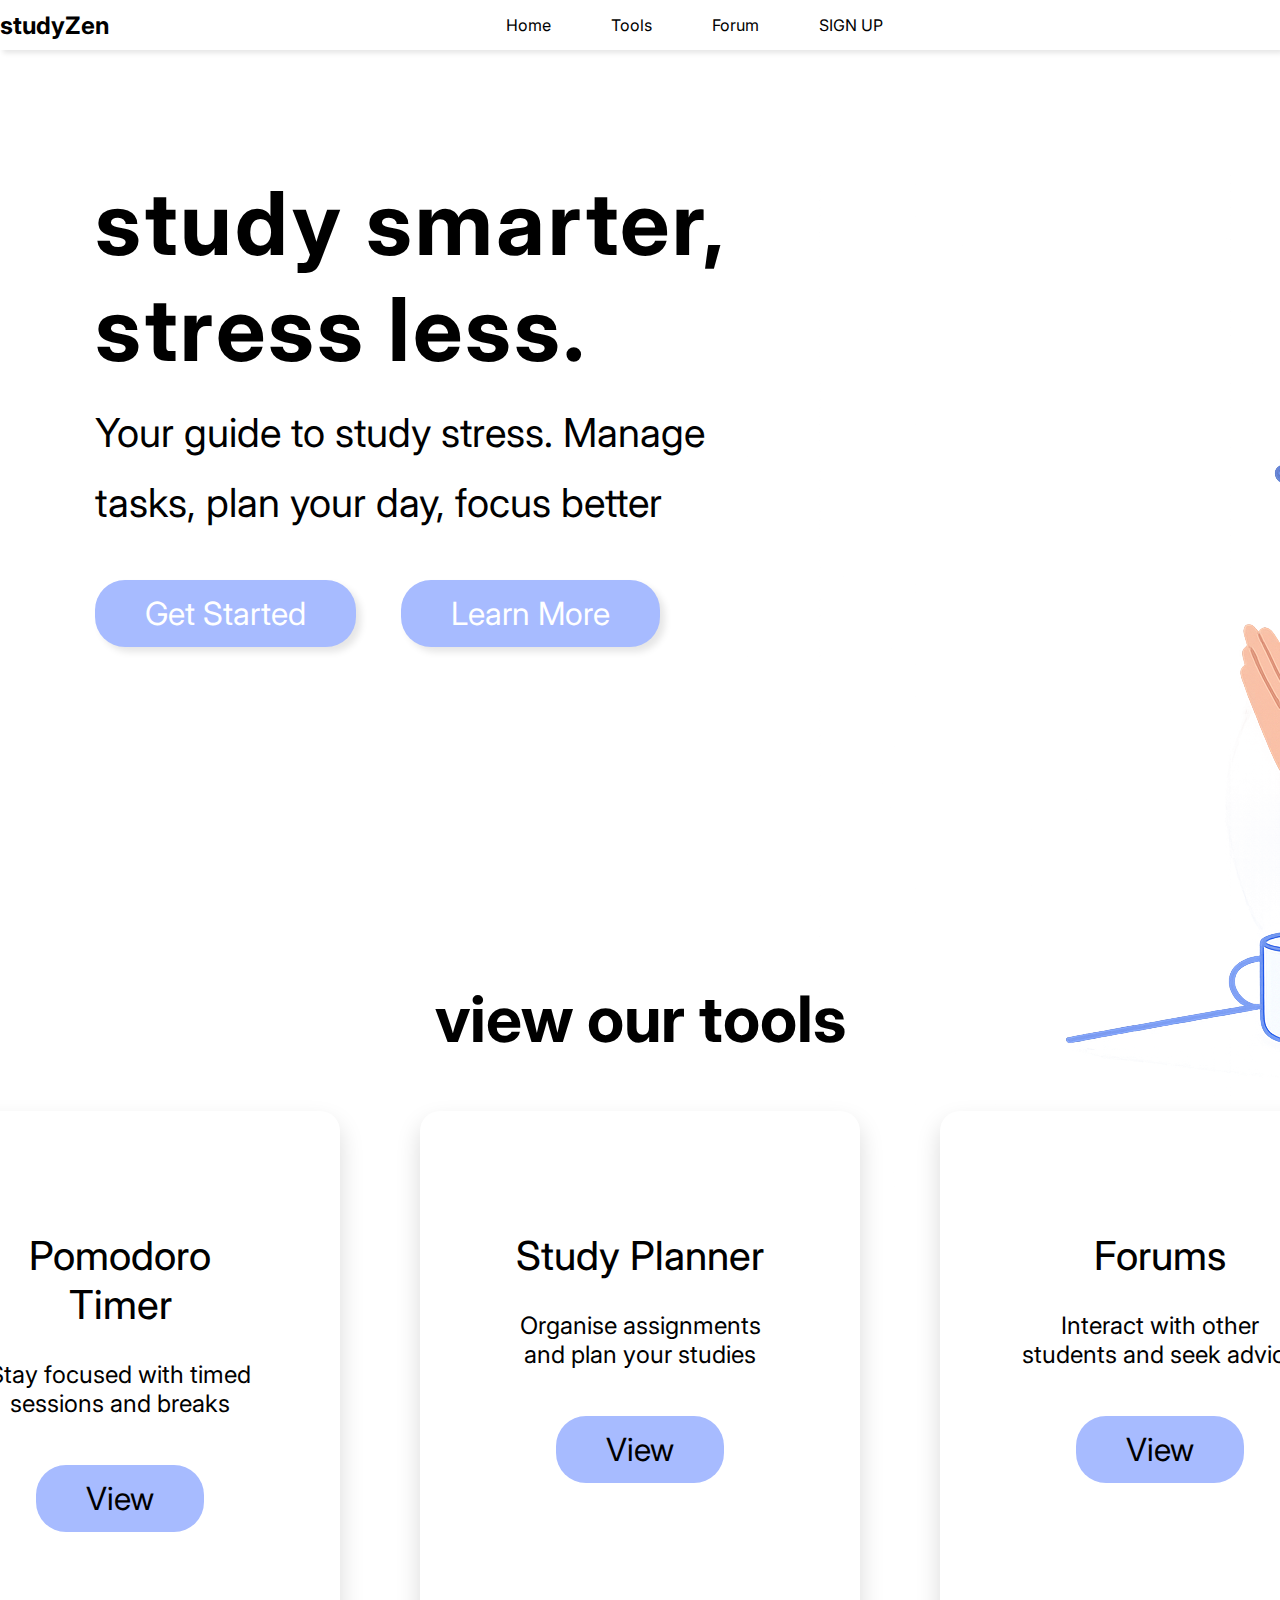
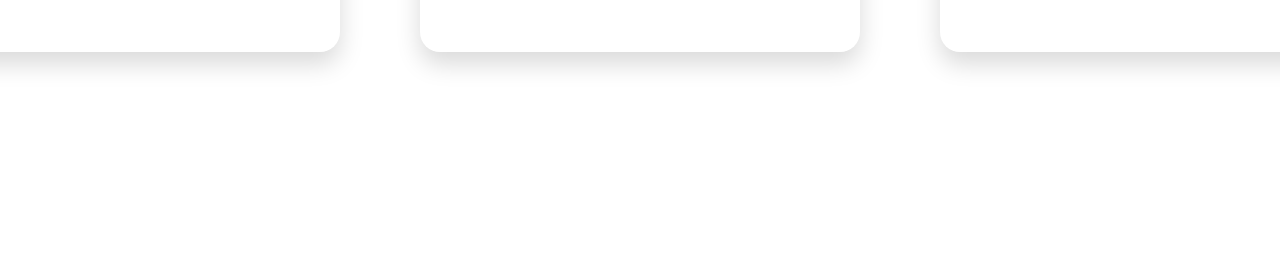
<file: index.html>
<!DOCTYPE html>
<html lang="en-AU">
    <head>
        <meta charset="UTF-8">
        <meta name="viewport" content="width=device-width, initial-scale=1.0">
        <title>StudyZen</title>
        <link rel="stylesheet" href="style.css">
        <!-- FONTS -->
        <link rel="preconnect" href="https://fonts.googleapis.com">
        <link rel="preconnect" href="https://fonts.gstatic.com" crossorigin>
        <link href="https://fonts.googleapis.com/css2?family=Inter:ital,opsz,wght@0,14..32,100..900;1,14..32,100..900&display=swap" rel="stylesheet">
    </head>
<body>
    

<!-- add hyperlinks later once created other pages -->
    <nav class = "navbar">
        <h2>studyZen</h2> <!-- replace with icon later -->
        <ul>
            <li><a href= "#">Home</a></li>
            <li><a href= "#">Tools</a></li>
            <li><a href= "#">Forum</a></li>
            <li><a href= "#">SIGN UP</a></li>
        </ul>
    </nav>
    
<!-- mid/main section -->    
    <div class = "main">
        <div class = "main_container">
            <div class = "main_content">
                <h1> study smarter, </h1>
                <h1> stress less. </h1>
                <p> Your guide to study stress. Manage tasks, plan your day, focus better </p>

                <div class = "main_btns"> 
                    <button class="get_started">
                    <a href= "#"> Get Started</a>
                    </button>

                    <button class ="learn_more">
                    <a href= "#"> Learn More</a>
                    </button>
                </div>
            
            </div>
            <div class = "main_img_container"> <!-- add both images here later -->   
                <img src = "images\c197724b-a698-4edb-add3-1129dfa14406.png"
                alt="pic" id = "main_img" />
            </div>
        

        </div>
    </div>

    <div class = "tools">
        <h2> view our tools </h2>
        <div class = "tools_container">
            <div class = "tools_card">

                <div class = "card_1"> 
                    <h3> Pomodoro Timer</h3>
                    <p> Stay focused with timed sessions and breaks </p>
                    <button> View </button> <!-- add images to button later-->
                </div>

                <div class = "card_2"> 
                    <h3> Study Planner</h3>
                    <p> Organise assignments and plan your studies </p>
                    <button> View</button>
                </div>

                <div class = "card_3"> 
                    <h3> Forums</h3>
                    <p> Interact with other students and seek advice </p>
                    <button> View</button>
                </div>
            </div>
        </div>
    </div>
    
</body>
</file>
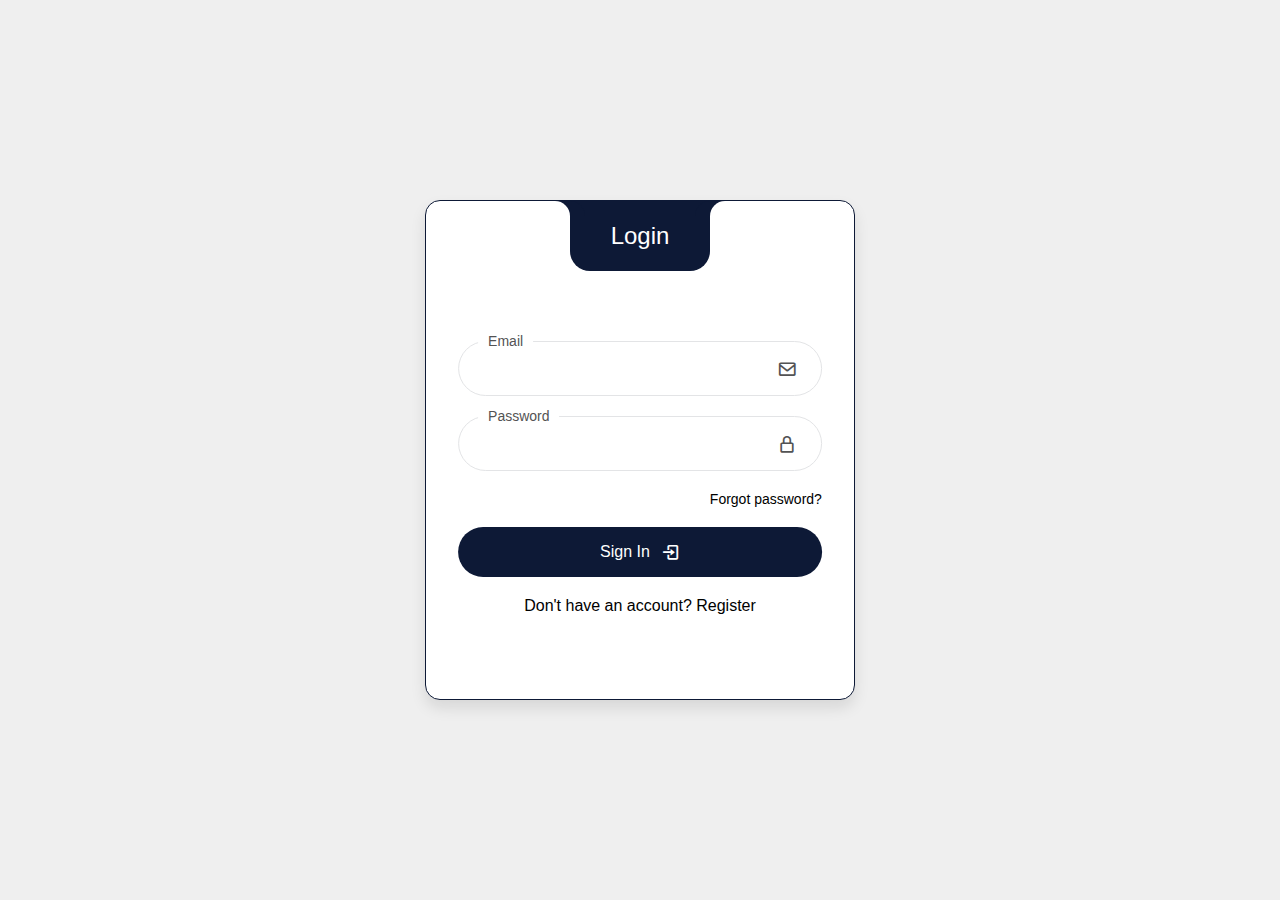
<file: login_form_test/index.html>
<!DOCTYPE html>
<html lang="en-AU">
    <head>
        <meta charset="UTF-8">
        <meta name="viewport" content="width=device-width, initial-scale=1.0">
        <title>StudyZen</title>
        <link href='https://unpkg.com/boxicons@2.1.4/css/boxicons.min.css' rel="stylesheet">
        <link rel="stylesheet" href="style.css">
        <!-- FONTS -->
        <link rel="preconnect" href="https://fonts.googleapis.com">
        <link rel="preconnect" href="https://fonts.gstatic.com" crossorigin>
        <link href="https://fonts.googleapis.com/css2?family=Inter:ital,opsz,wght@0,14..32,100..900;1,14..32,100..900&display=swap" rel="stylesheet">
    </head>
<body>
    <div class="wrapper">
        <div class="form-header">
            <div class="titles">
                <div class="title-login"> Login </div>
            </div>
        </div>
        <form action="#" class="login-form" autocomplete="off">
            <div class="input-box">
                <input type="text" class="input-field" id="log-email">
                <label for="log-email" class="label"> Email </label>
                <i class='bx bx-envelope icon'></i>
            </div>
            
            <div class="input-box">
                <input type="text" class="input-field" id="log-pass">
                <label for="log-pass" class="label"> Password </label>
                <i class='bx bx-lock-alt icon' ></i>
            </div>
            <div class="form-cols">
                <div class="col-1"></div>
                <div class="col-2">
                    <a href="#">Forgot password?</a>
                </div>
            </div>
            <div class="input-box">
                <button class="btn-submit" id="SignInBtn">Sign In <i class='bx bx-log-in' ></i></button>
            </div>
            <div class="switch-form">
                <span>Don't have an account? <a href="#">Register</a></span>
            </div>
        </form>
    </div>


</body>

</html>
</file>
<file: style.css>
*{
    margin: 0;
    padding: 0;
      font-family: "Inter", sans-serif;
}

body{
    min-height: 100vh;
    background-size: cover;
    background-repeat: no-repeat;
    background-position: center;
}
/* background-image: url() to add image within body*/
/* https://www.youtube.com/watch?v=U8smiWQ8Seg */

/* nav bar & shadow*/
nav{
    background-color: white;
    box-shadow: 3px 3px 5px rgba(0, 0, 0, 0.1);

    display: flex; /* makes logo/heading same row as navbar */
    align-items: center;
}

/* push logo/heading */
nav h1 {
    margin-right: auto;
}

/* nav bar headings, change later to match prototype */
nav ul{
    width: 100%;
    list-style: none;
    display: flex;
    justify-content: center; /* this is what keeps nav bar elements in the middle */
    align-items: center;
    margin: 0 auto;
}

nav li{
    height: 50px;
}

nav a{
    height: 100%;
    padding: 0 30px;
    text-decoration: none;
    display: flex;
    align-items: center;
    color: black;
}

/* hover effect*/
nav a:hover{
    background-color: #f0f0f0; 
}

/* main section*/
.main{
    background-color: white;
}

.main_container{
    display: grid;
    grid-template-columns: 1fr 1fr;
    align-items: start;
    justify-self: start;
    justify-content: start;
    margin: 0 auto;
    height: 90vh;
    background-color: white;
    width: 100%;
    max-width: 1300px;
    padding: 0 50px;
    margin-top: 120px;
    margin-left: 45px; /* side margins*/
    margin-right: 45px;
}

/*text and colours */
.main_content h1{
    font-size: 5.5rem;
    background-color:black;
    /*background-image: linear-gradient(to top, lightblue 0%,darkblue 100%);*/
    background-size: 100%;
    -webkit-background-clip: text;
    -moz-background-clip: text;
    -webkit-text-fill-color: transparent;
    -moz-text-fill-color: transparent;
    letter-spacing: 3px;
}

.main_content p {
    margin-top: 1rem;
    font-size: 2.5rem;
    font-weight:400;
    word-spacing: 0;
    line-height: 70px;
}

.get_started {
    font-size: 2rem;
    background-color: #a7bbff;
    padding: 14px 50px;
    border: none;
    border-radius: 30px;
    color: white;
    margin-top: 2rem;
    cursor: pointer;

    position: relative;
    top: 10px;

    transition: all 0.35s;
    outline: none;
    box-shadow: 5px 5px 7px rgba(0, 0, 0, 0.1);
}

.learn_more {
    font-size: 2rem;
    background-color: #a7bbff;
    padding: 14px 50px;
    border: none;
    border-radius: 30px; /* corner curve */
    color: black;
    margin-top: 2rem;
    cursor: pointer;

    position: relative;
    top: 10px;
    left: 15px;

    transition: all 0.35s;
    outline: none;
    box-shadow: 5px 5px 7px rgba(0, 0, 0, 0.1);
}

/* buttons */
.main_btns a {
    position: relative;
    color: white;
    text-decoration: none;
}

/* buttons spacing */
.main_btns {
    display: flex;
    gap: 30px;
}

/* images */
.main_img_container {
    width: 50px;
    height: auto;
    position: relative;
}


/* tools section */
.tools {
    background: white;
    display: flex;
    flex-direction: column;
    align-items: center;
    height: 100vh;
}

.tools h2 {
    font-size: 4rem;
    background-color:black;
    background-size: 100%;
    -webkit-background-clip: text;
    -moz-background-clip: text;
    -webkit-text-fill-color: transparent;
    -moz-text-fill-color: transparent;
}

.tools_container {
    display: flex;
    justify-content: center;
    flex-wrap: wrap;
    margin-top: 4rem;
}

.tools_card button{
    font-size: 2rem;
    background-color: #a7bbff;
    padding: 14px 50px;
    border: none;
    border-radius: 30px; /* corner curve */
    color: black;
    margin-top: 2rem;
    cursor: pointer;

    margin-left: auto;  
    margin-right: auto;

    transition: all 0.35s;
    outline: none;
}

/* tool cards */
.card_1 {
    background-color: white; 
    padding: 120px 80px; /* card dimensions*/
    width: 280px;
    border-radius: 20px;
    transform: translateY(-10px);
    box-shadow: 0px 12px 25px rgba(0,0,0,0.15);
    transition: transform 0.3s ease, box-shadow 0.3s ease;
    text-align: center;

    flex: 1 1 280px;  
    max-width: 300px;

    display: flex; 
    flex-direction: column;
}

.card_2 {
    background-color: white;
    padding: 120px 80px;
    width: 280px;
    border-radius: 20px;
    transform: translateY(-10px);
    box-shadow: 0px 12px 25px rgba(0,0,0,0.15);
    transition: transform 0.3s ease, box-shadow 0.3s ease;
    text-align: center;

    flex: 1 1 280px;  
    max-width: 300px;

    display: flex; 
    flex-direction: column;
}

.card_3 {
    background-color: white;
    padding: 120px 80px;
    width: 280px;
    border-radius: 20px;
    transform: translateY(-10px);
    box-shadow: 0px 12px 25px rgba(0,0,0,0.15);
    transition: transform 0.3s ease, box-shadow 0.3s ease;
    text-align: center;

    flex: 1 1 280px;  
    max-width: 300px;

    display: flex; 
    flex-direction: column;
}

/* card headings */
.tools_card h3 {
    font-size: 2.5rem;
    margin-bottom: 15px;
    font-weight: 450;
}

/* card text + imgs (add later) */
.tools_card p{
    font-size: 1.5rem;
    margin-top: 1rem;
    margin-bottom: 15px;
    font-weight: 0;
    
}

/* card alignment and spacing */ 
.tools_card{
    display: flex;
    justify-content: center;
    align-items: stretch; 
    flex-wrap: nowrap; 
    gap: 80px; 
}

/* why use this header */ 
.why_us {
    background: white;
    display: flex;
    flex-direction: column;
    align-items: center;
    height: 100vh;
}

.why_us h2 {
    font-size: 4rem;
    background-color:black;
    background-size: 100%;
    -webkit-background-clip: text;
    -moz-background-clip: text;
    -webkit-text-fill-color: transparent;
    -moz-text-fill-color: transparent;
}

.why_us p {
    margin-top: 1rem;
    font-size: 2.5rem;
    font-weight:400;
    word-spacing: 0;
    line-height: 70px;
}
</file>
<file: login_form_test/style.css>
/* colour var */
/* COLOR VARIABLES */
:root {
    --primary-color: #0D1936;
    --secondary-color: #535354;
    --background-color: #EFEFEF;
    --shadow-color: rgba(0, 0, 0, 0.1);
    --white-color: #FFF;
    --black-color: #000;
    --input-border-color: #E3E4E6;
    --transition-3s: 0.3s;
}

/* GLOBAL STYLES */
*{
    margin: 0;
    padding: 0;
    box-sizing: border-box;
    font-family: 'Poppins', sans-serif;
}

/* REUSABLE ELEMENTS */
a{
    text-decoration: none;
    color: var(--black-color);
    transition: var(--transition-3s);
}
a:hover{
    text-decoration: underline;
}

body{
    display: flex;
    justify-content: center;
    align-items: center;
    height: 100vh;
    background-color: var(--background-color);
}

/* WRAPPER */
.wrapper{
    position: relative;
    width: 430px;
    height: 500px;
    background-color: var(--white-color);
    border-radius: 15px;
    padding: 120px 32px 64px;
    border: 1px solid var(--primary-color);
    box-shadow: 0 8px 15px var(--shadow-color);
    transition: var(--transition-3s);
    overflow: hidden;
}
/* FORM HEADER */
.form-header{
    position: absolute;
    top: 0;
    left: 50%;
    transform: translateX(-50%);
    display: flex;
    align-items: center;
    justify-content: center;
    width: 140px;
    height: 70px;
    background-color: var(--primary-color);
    border-radius: 0 0 20px 20px;
}
.form-header::before, .form-header::after{
    content: "";
    position: absolute;
    top: 0;
    width: 30px;
    height: 30px;
}
.form-header::before{
    left: -30px;
    border-top-right-radius: 50%;
    box-shadow: 15px 0 0 var(--primary-color);
}
.form-header::after{
    right: -30px;
    border-top-left-radius: 50%;
    box-shadow: -15px 0 0 var(--primary-color);
}
/* TITLES */
.titles{
    position: relative;
}
.title-login, .title-register{
    position: absolute;
    top: 50%;
    left: 50%;
    transform: translate(-50%,-50%);
    color: var(--white-color);
    font-size: 24px;
    transition: var(--transition-3s);
}
.title-register{
    top: 50px;
}

/* FORMS */
.login-form, .register-form{
    position: absolute;
    left: 50%;
    transform: translateX(-50%);
    width: 85%;
    transition: var(--transition-3s);
}
.register-form{
    left: 150%;
}

/* INPUT FIELDS */
.input-box{
    position: relative;
    display: flex;
    flex-direction: column;
    margin: 20px 0;
}
.input-field{
    width: 100%;
    height: 55px;
    font-size: 16px;
    background: transparent;
    color: var(--black-color);
    padding: 0 20px;
    border: 1px solid var(--input-border-color);
    border-radius: 30px;
    outline: none;
    transition: var(--transition-3s);
}
.input-field:focus{
    border: 1px solid var(--primary-color);
}
.label{
    position: absolute;
    top: 50%;
    left: 20px;
    transform: translateY(-50%);
    color: var(--secondary-color);
    transition: 0.2s;
    cursor: text;
}
.input-field:focus ~ .label,
.input-field:valid ~ .label{
    top: 0;
    font-size: 14px;
    background-color: var(--white-color);
    color: var(--primary-color);
    padding: 0 10px;
}
.input-field:valid ~ .label{
    color: var(--secondary-color);
}
.icon{
    position: absolute;
    top: 50%;
    right: 25px;
    transform: translateY(-50%);
    font-size: 20px;
    color: var(--secondary-color);
}
/* FORGOT PASSWORD & TERMS AND CONDITIONS */
.form-cols{
    display: flex;
    justify-content: space-between;
    font-size: 14px;
}
.col-1{
    display: flex;
    align-items: center;
    gap: 6px;
}
/* SUBMIT BUTTON */
.btn-submit{
    display: flex;
    align-items: center;
    justify-content: center;
    gap: 10px;
    width: 100%;
    height: 50px;
    background-color: var(--primary-color);
    color: var(--white-color);
    font-size: 16px;
    font-weight: 500;
    border: none;
    border-radius: 30px;
    cursor: pointer;
    transition: var(--transition-3s);
}
.btn-submit:hover{
    gap: 15px;
}
.btn-submit i{
    font-size: 20px;
}
/* SWITCH FORM */
.switch-form{
    text-align: center;
}
.switch-form a{
    font-weight: 500;
}
</file>
